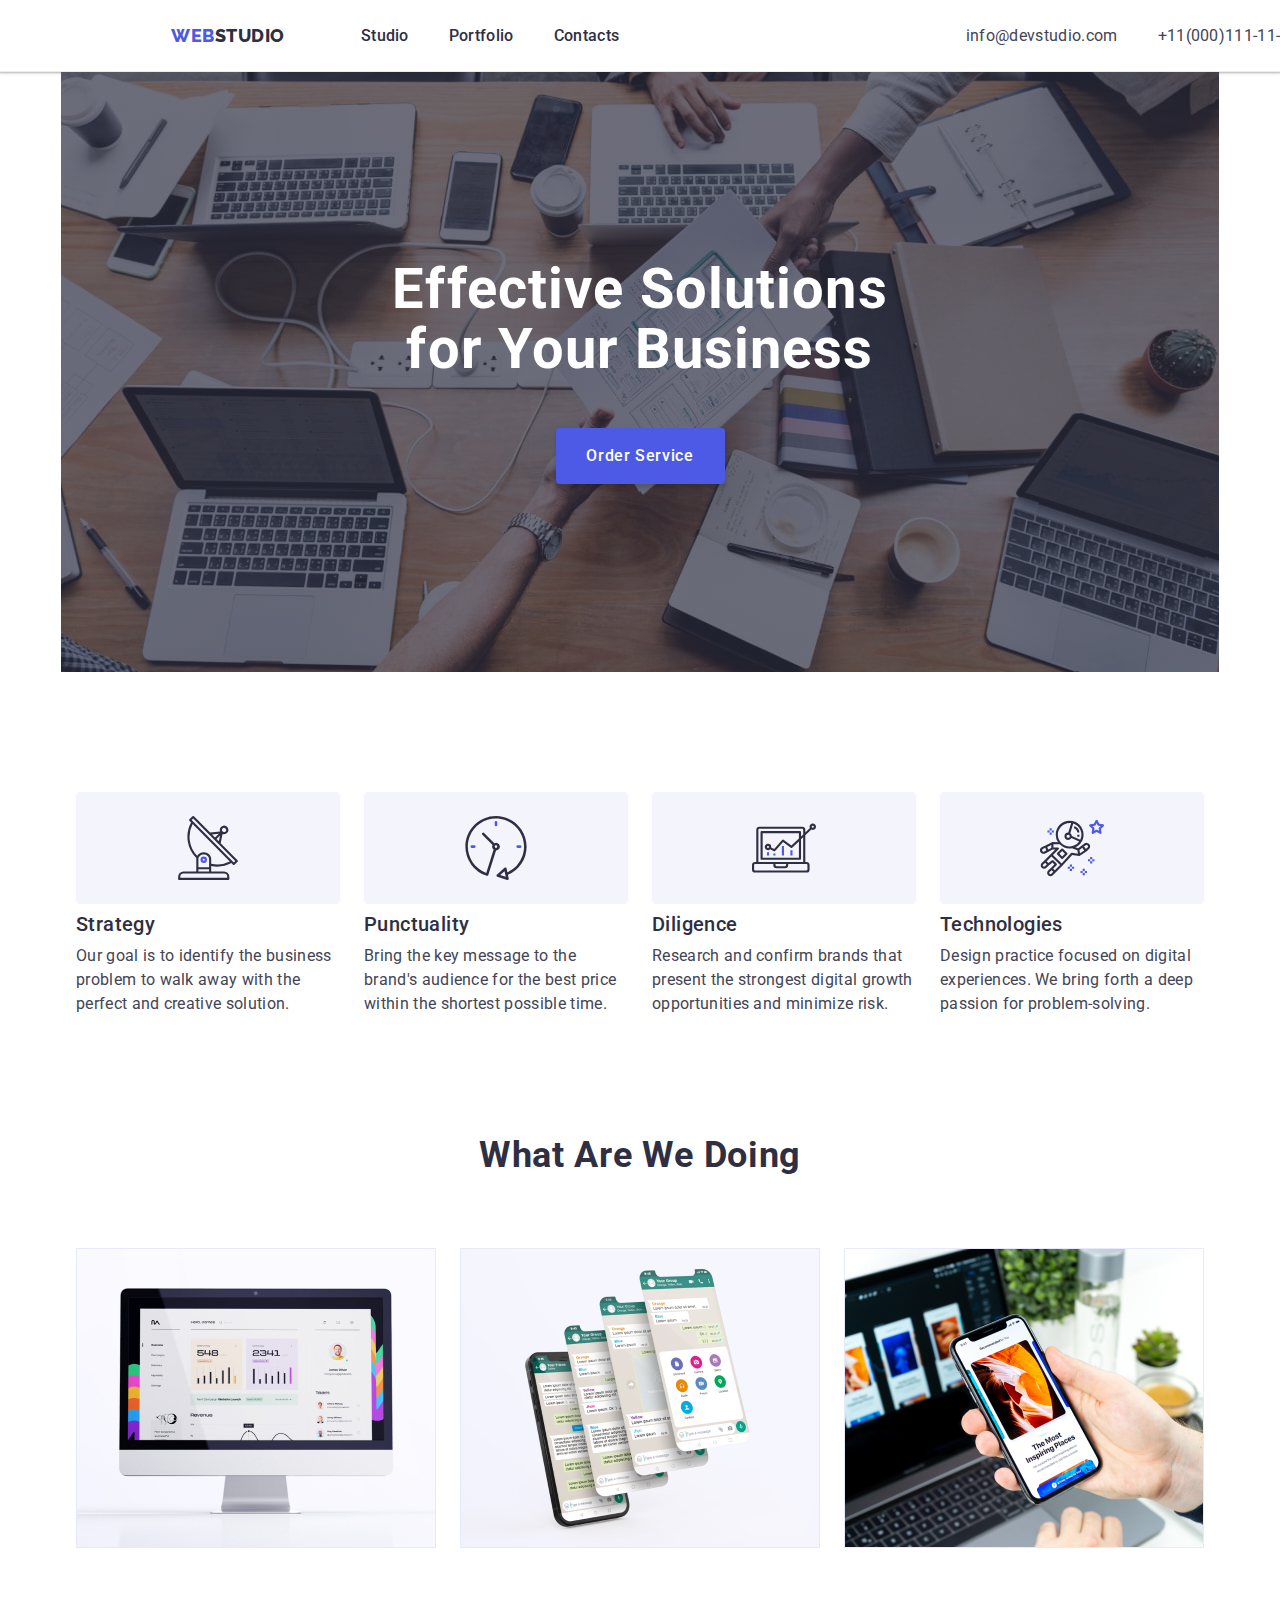
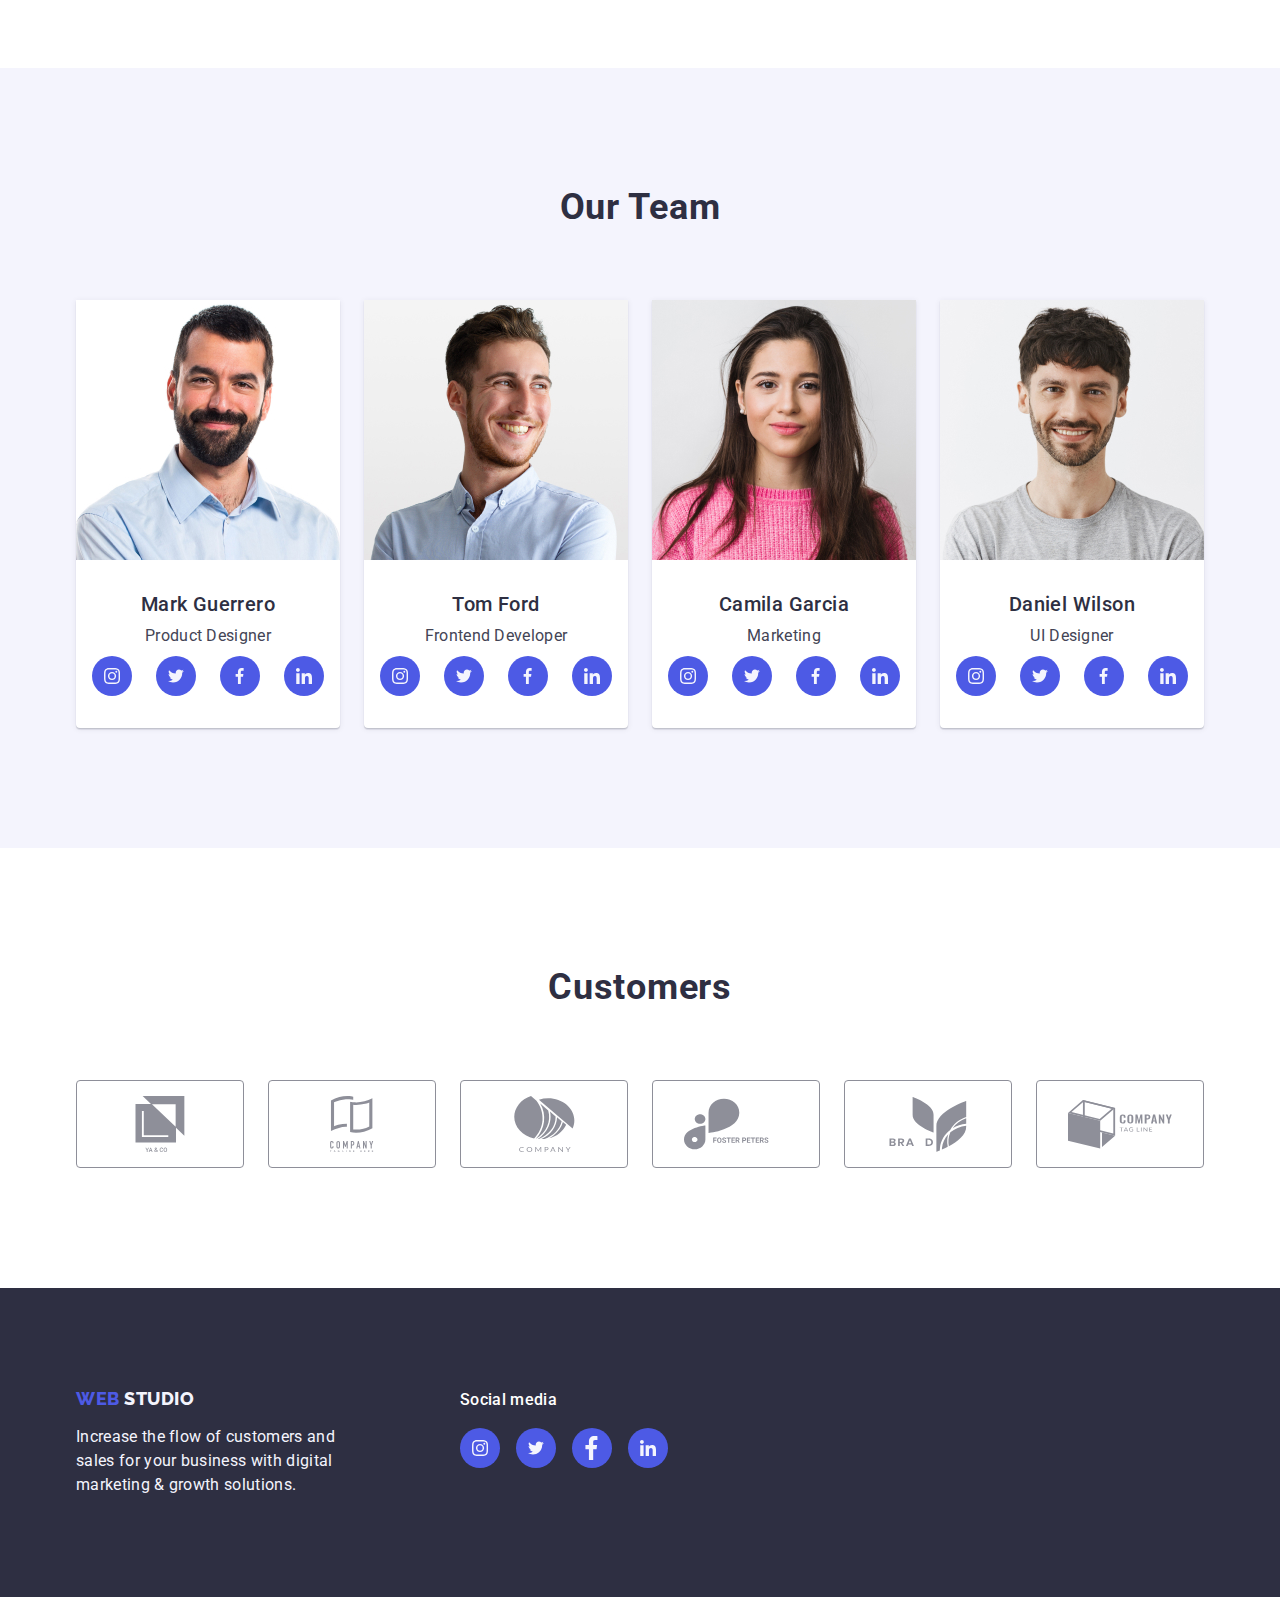
<file: index.html>
<!DOCTYPE html>
<html lang="en">

<head>
    <meta charset="UTF-8">
    <meta http-equiv="X-UA-Compatible" content="IE=edge">
    <meta name="viewport" content="width=device-width, initial-scale=1.0">
    <title>webstudio</title>
    <link rel="stylesheet"
        href="https://cdnjs.cloudflare.com/ajax/libs/modern-normalize/1.0.0/modern-normalize.min.css"><!-- Нормолайз -->
    <link rel="stylesheet" href="./css/styles.css">
    <link rel="preconnect" href="https://fonts.googleapis.com">
    <link rel="preconnect" href="https://fonts.gstatic.com" crossorigin>
    <link href="https://fonts.googleapis.com/css2?family=Raleway:wght@800&display=swap" rel="stylesheet">
    <link rel="preconnect" href="https://fonts.googleapis.com">
    <link rel="preconnect" href="https://fonts.gstatic.com" crossorigin>
    <link
        href="https://fonts.googleapis.com/css2?family=Raleway:wght@800&family=Roboto:wght@400;500;700;900&display=swap"
        rel="stylesheet">
</head>

<body>
    <div class="container-basic">
        <header class="header">
            <div class="container container-header"> <!-- container-header -->
                <nav class="nav-header">
                    <a class="logo link" href="./index.html">Web<span class="logo-dark">Studio</span></a>
                    <ul class="list meny-list">
                        <li class="meny-item"><a class="meny-link link" href="./index.html">Studio</a></li>
                        <li class="meny-item"><a class="meny-link link" href="./portfolio.html">Portfolio</a></li>
                        <li class="meny-item"><a class="meny-link link" href="">Contacts</a></li>
                    </ul>
                </nav>
                <address class="address">
                    <ul class="list address-list">
                        <li class="address-item ">
                            <a class="address-link link" href="mailto:info@devstudio.com">info@devstudio.com
                            </a>
                        </li>
                        <li class="address-item"><a class="address-link link" href="tel:+110001111111">+11(000)111-11-11
                            </a>
                        </li>
                    </ul>
                </address>
            </div> <!-- ///container-header -->
        </header>

        <main>
            <section class="hero container">
                <div class="container container-hero"> <!-- container-hero  -->
                    <h1 class="hero-title">Effective Solutions for Your Business</h1>
                    <button class="hero-btn" type="button">Order Service</button>
                </div><!--///container-hero -->

            </section>

            <section class="advantages">
                <div class="container container-advantages"> <!-- container-advantages -->
                    <h2 class="hidden-title" hidden>Advantages</h2>
                    <ul class="list advantages-list">
                        <li class="advantages-item">
                            <div class="advantages-item-bg">
                                <svg class="icon-advantages icon-antenna" width="64" height="64">
                                    <use href="./images/icons.svg#icon-antenna"></use>
                                </svg>
                            </div>
                            <h3 class="advantages-title">Strategy</h3>
                            <p class="advantages-descr">Our goal is to identify the business
                                problem to walk away with the perfect and creative solution.</p>
                        </li>
                        <li class="advantages-item ">
                            <div class="advantages-item-bg">
                                <svg class="icon-advantages icon-clock" width="64" height="64">
                                    <use href="./images/icons.svg#icon-clock"></use>
                                </svg>
                            </div>
                            <h3 class="advantages-title">Punctuality</h3>
                            <p class="advantages-descr">Bring the key message to the brand's audience for the best price
                                within
                                the shortest possible
                                time.</p>
                        </li>
                        <li class="advantages-item">
                            <div class="advantages-item-bg">
                                <svg class="icon-advantages icon-diagram" width="64" height="64">
                                    <use href="./images/icons.svg#icon-diagram"></use>
                                </svg>
                            </div>
                            <h3 class="advantages-title">Diligence</h3>
                            <p class="advantages-descr">Research and confirm brands that present the strongest digital
                                growth
                                opportunities and minimize
                                risk.</p>
                        </li>
                        <li class="advantages-item">
                            <div class="advantages-item-bg">
                                <svg class="icon-advantages icon-astronaut" width="64" height="64">
                                    <use href="./images/icons.svg#icon-astronaut"></use>
                                </svg>
                            </div>
                            <h3 class="advantages-title">Technologies</h3>
                            <p class="advantages-descr">Design practice focused on digital experiences. We bring forth a
                                deep
                                passion for
                                problem-solving.</p>
                        </li>
                    </ul>
                </div> <!--/// container-advantages -->
            </section>



            <section class="we-doing">
                <div class="container container-we-doing"> <!-- container-we-doing -->
                    <h2 class="doing-title">What are we doing</h2>
                    <ul class="list doing-list">
                        <li class="doing-item"><img src="./images/computer-pages.jpg" alt="computer-pages" width="360">
                        </li>
                        <li class="doing-item"><img src="./images/phone-pages.jpg" alt="phone-pages" width="360"></li>
                        <li class="doing-item"><img src="./images/applications.jpg" alt="applications" width="360"></li>
                    </ul>
                </div> <!-- ///container-we-doing -->

            </section>
            <section class="our-team">
                <div class="container container-our-team"> <!-- container-our-team -->
                    <h2 class="team-title">Our Team</h2>
                    <ul class="list our-team-list">
                        <li class="our-team-card">
                            <img class="our-team-img" src="./images/photo-mark.jpg" alt="photo-mark" width="264">
                            <div class="our-team-info">
                                <h3 class="team-subtitle">Mark Guerrero</h3>
                                <p class="card-descr">Product Designer</p>
                                <ul class="social-list list">
                                    <li class="social-list-item">
                                        <a href="#" class="social-list-link link">
                                            <svg class="social-list-icon" width="16" height="16">
                                                <use href="./images/icons.svg#icon-instagram"></use>
                                            </svg>
                                        </a>



                                    </li>
                                    <li class="social-list-item" >
                                        <a class="social-list-link link">
                                            <svg class="social-list-icon" width="16" height="16">
                                                <use href="./images/icons.svg#icon-twitter"></use>
                                            </svg>
                                        </a>
                                    </li>
                                    <li class="social-list-item">
                                        <a class="social-list-link link">
                                            <svg class="social-list-icon" width="16" height="16">
                                                <use href="./images/icons.svg#icon-facebook"></use>
                                            </svg>
                                        </a>
                                    </li>
                                    <li class="social-list-item">
                                        <a href="#" class="social-list-link link">
                                            <svg class="social-list-icon" width="16" height="16">
                                                <use href="./images/icons.svg#icon-linkedin"></use>
                                            </svg>
                                        </a>
                                    </li>
                                </ul>
                            </div>
                        </li>
                        <li class="our-team-card">
                            <img class="our-team-img" src="./images/photo-tom.jpg" alt="photo-tom" width="264">
                            <div class="our-team-info">
                                <h3 class="team-subtitle">Tom Ford</h3>
                                <p class="card-descr">Frontend Developer</p>

                                <ul class="social-list list">
                                    <li class="social-list-item">
                                        <a href="#" class="social-list-link link">
                                            <svg class="social-list-icon" width="16" height="16">
                                                <use href="./images/icons.svg#icon-instagram"></use>
                                            </svg>
                                        </a>



                                    </li>
                                    <li class="social-list-item">
                                        <a class="social-list-link link">
                                            <svg class="social-list-icon" width="16" height="16">
                                                <use href="./images/icons.svg#icon-twitter"></use>
                                            </svg>
                                        </a>
                                    </li>
                                    <li class="social-list-item">
                                        <a class="social-list-link">
                                            <svg class="social-list-icon" width="16" height="16">
                                                <use href="./images/icons.svg#icon-facebook"></use>
                                            </svg>
                                        </a>
                                    </li>
                                    <li class="social-list-item">
                                        <a href="#" class="social-list-link link">
                                            <svg class="social-list-icon" width="16" height="16">
                                                <use href="./images/icons.svg#icon-linkedin"></use>
                                            </svg>
                                        </a>
                                    </li>
                                </ul>


                            </div>

                        </li>
                        <li class="our-team-card">
                            <img class="our-team-img" src="./images/photo-camila.jpg" alt="photo-camila" width="264">
                            <div class="our-team-info">
                                <h3 class="team-subtitle">Camila Garcia</h3>
                                <p class="card-descr">Marketing</p>

                                <ul class="social-list list">
                                    <li class="social-list-item">
                                        <a href="#" class="social-list-link link">
                                            <svg class="social-list-icon" width="16" height="16">
                                                <use href="./images/icons.svg#icon-instagram"></use>
                                            </svg>
                                        </a>



                                    </li>
                                    <li class="social-list-item">
                                        <a class="social-list-link link">
                                            <svg class="social-list-icon" width="16" height="16">
                                                <use href="./images/icons.svg#icon-twitter"></use>
                                            </svg>
                                        </a>
                                    </li>
                                    <li class="social-list-item">
                                        <a class="social-list-link link">
                                            <svg class="social-list-icon" width="16" height="16">
                                                <use href="./images/icons.svg#icon-facebook"></use>
                                            </svg>
                                        </a>
                                    </li>
                                    <li class="social-list-item">
                                        <a href="#" class="social-list-link link">
                                            <svg class="social-list-icon" width="16" height="16">
                                                <use href="./images/icons.svg#icon-linkedin"></use>
                                            </svg>
                                        </a>
                                    </li>
                                </ul>

                            </div>
                        </li>
                        <li class="our-team-card">
                            <img class="our-team-img" src="./images/photo-daniel.jpg" alt="photo-daniel" width="264">
                            <div class="our-team-info">
                                <h3 class="team-subtitle">Daniel Wilson</h3>
                                <p class="card-descr">UI Designer</p>

                                <ul class="social-list list">
                                    <li class="social-list-item">
                                        <a href="#" class="social-list-link link">
                                            <svg class="social-list-icon" width="16" height="16">
                                                <use href="./images/icons.svg#icon-instagram"></use>
                                            </svg>
                                        </a>



                                    </li>
                                    <li class="social-list-item">
                                        <a class="social-list-link link">
                                            <svg class="social-list-icon" width="16" height="16">
                                                <use href="./images/icons.svg#icon-twitter"></use>
                                            </svg>
                                        </a>
                                    </li>
                                    <li class="social-list-item">
                                        <a class="social-list-link link">
                                            <svg class="social-list-icon" width="16" height="16">
                                                <use href="./images/icons.svg#icon-facebook"></use>
                                            </svg>
                                        </a>
                                    </li>
                                    <li class="social-list-item">
                                        <a href="#" class="social-list-link link">
                                            <svg class="social-list-icon" width="16" height="16">
                                                <use href="./images/icons.svg#icon-linkedin"></use>
                                            </svg>
                                        </a>
                                    </li>
                                </ul>

                            </div>
                        </li>
                    </ul>

                </div> <!-- ///container-our-team -->

            </section>
            <section class="customers container">
                <div class="container">
                    <h2 class="customers-title">Customers</h2>
                    <ul class="customers-list list">
                        <li class="customers-list-item">
                            <a href="#" class="customers-list-link">
                                <svg class="customers-icons" height="56" width="104">
                                    <use href="./images/icons.svg#icon-group"></use>
                                </svg>
                            </a>
                        </li>
                        <li class="customers-list-item">
                            <a href="#" class="customers-list-link">
                                <svg class="customers-icons" height="56" width="104">
                                    <use href="./images/icons.svg#icon-group-1"></use>
                                </svg>
                            </a>
                        </li>
                        <li class="customers-list-item">
                            <a href="#" class="customers-list-link">
                                <svg class="customers-icons" height="56" width="104">
                                    <use href="./images/icons.svg#icon-group-2"></use>
                                </svg>
                            </a>
                        </li>
                        <li class="customers-list-item">
                            <a href="#" class="customers-list-link">
                                <svg class="customers-icons" height="56" width="104">
                                    <use href="./images/icons.svg#icon-group-3"></use>
                                </svg>
                            </a>
                        </li>
                        <li class="customers-list-item">
                            <a href="#" class="customers-list-link">
                                <svg class="customers-icons" height="56" width="104">
                                    <use href="./images/icons.svg#icon-group-4"></use>
                                </svg>
                            </a>
                        </li>
                        <li class="customers-list-item">
                            <a href="#" class="customers-list-link">
                                <svg class="customers-icons" height="56" width="104">
                                    <use href="./images/icons.svg#icon-group-5"></use>
                                </svg>
                            </a>
                        </li>
                    </ul>
                </div>
            </section>
        </main>
        <footer class="footer link">
            <div class="container footer-content">
                <div class="call-to-action ">
                    <a class="logo logo-footer link" href="./index.html">Web <span class="logo-light"> Studio</span></a>
                    <p class="footer-text">Increase the flow of customers and sales for your business with digital
                        marketing
                        & growth solutions.</p>
                </div>
                <div class="social-media">
                    <p class="social-media-text">Social media</p>

                    <ul class="social-list list social-list-footer">
                        <li class="social-list-item social-list-item-footer">
                            <a href="#" class="social-list-link link footer-social-list-link">
                                <svg class="social-list-icon" width="24" height="24">
                                    <use href="./images/icons.svg#icon-instagram"></use>
                                </svg>
                            </a>
                        </li>
                        <li class="social-list-item social-list-item-footer">
                            <a class="social-list-link link footer-social-list-link">
                                <svg class="social-list-icon" width="24" height="24">
                                    <use href="./images/icons.svg#icon-twitter"></use>
                                </svg>
                            </a>
                        </li>
                        <li class="social-list-item social-list-item-footer">
                            <a class="social-list-link link footer-social-list-link">
                                <svg class="social-list-icon" width="24" height="24">
                                    <use href="./images/icons.svg#icon-facebook"></use>
                                </svg>
                            </a>
                        </li>
                        <li class="social-list-item social-list-item-footer">
                            <a href="#" class="social-list-link link footer-social-list-link">
                                <svg class="social-list-icon" width="24" height="24">
                                    <use href="./images/icons.svg#icon-linkedin"></use>
                                </svg>
                            </a>
                        </li>
                    </ul>


                </div>
            </div>

        </footer>
    </div>
</body>

</html>
</file>
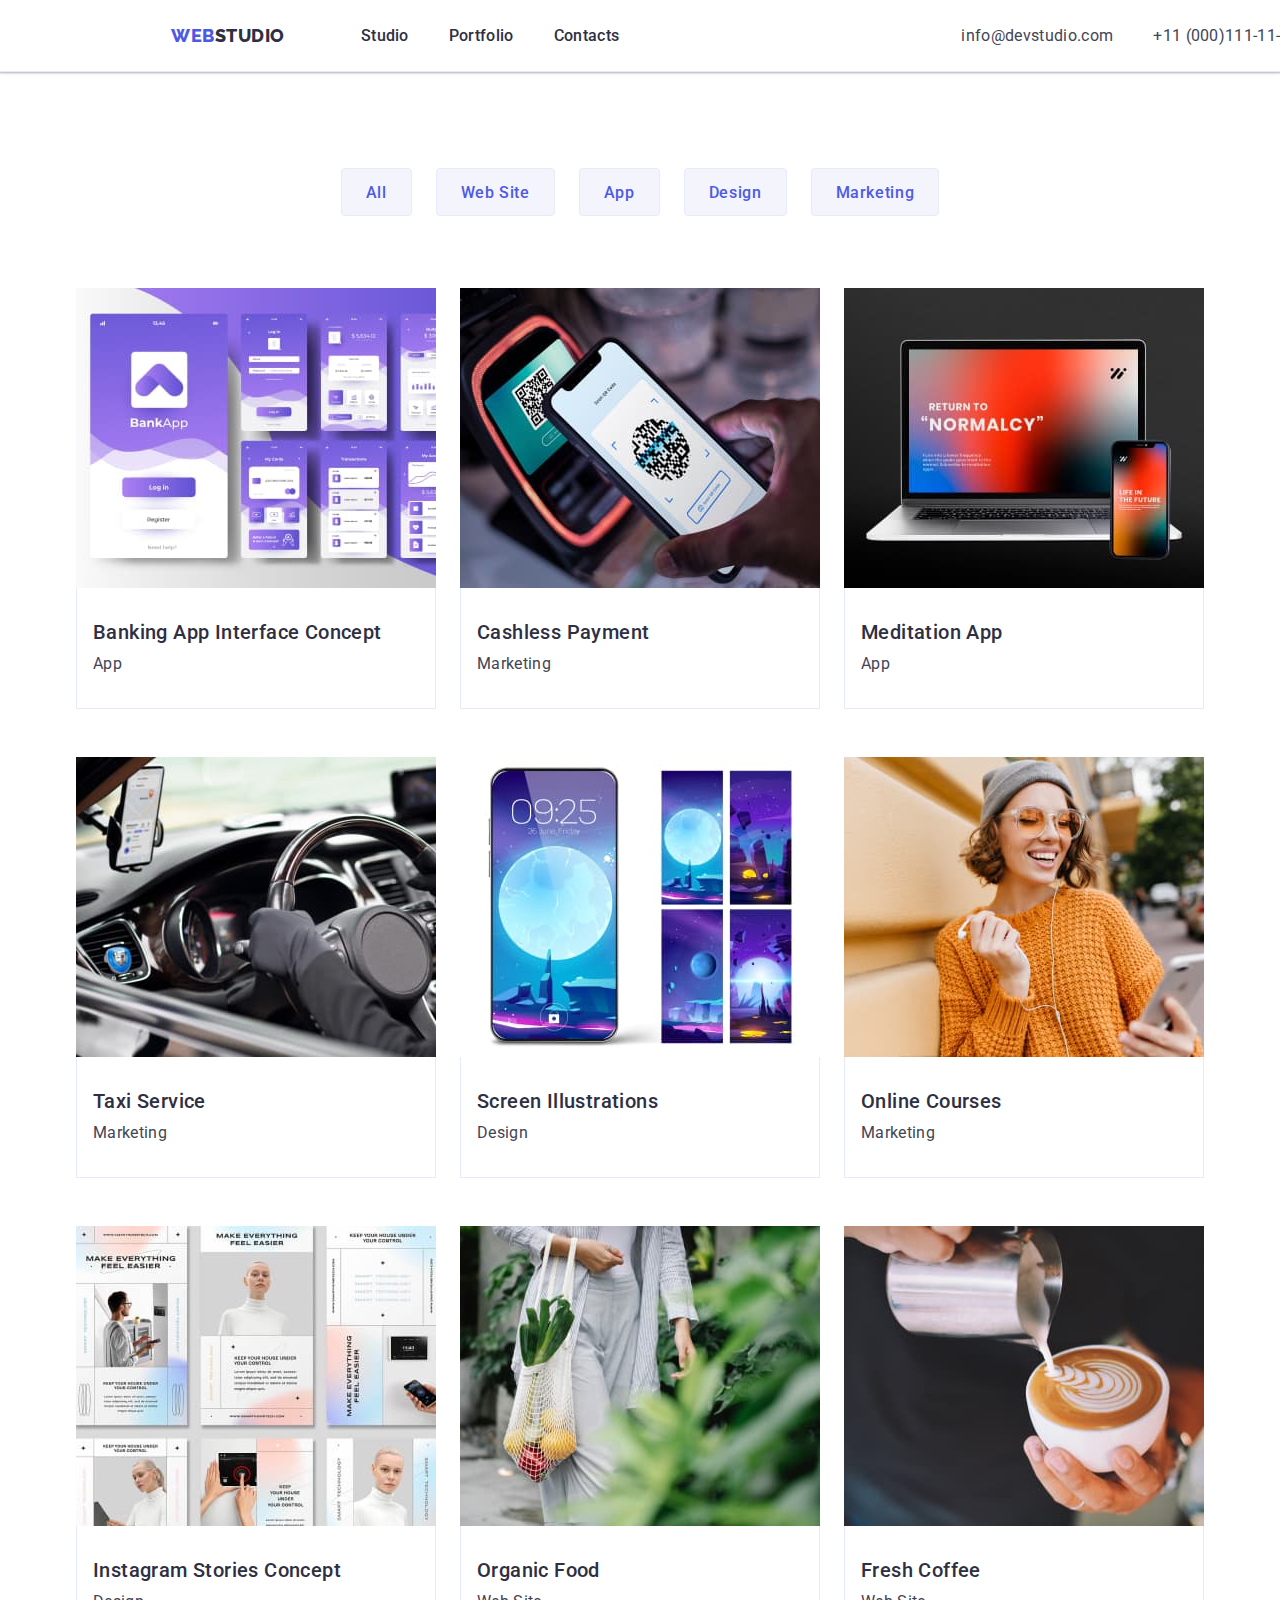
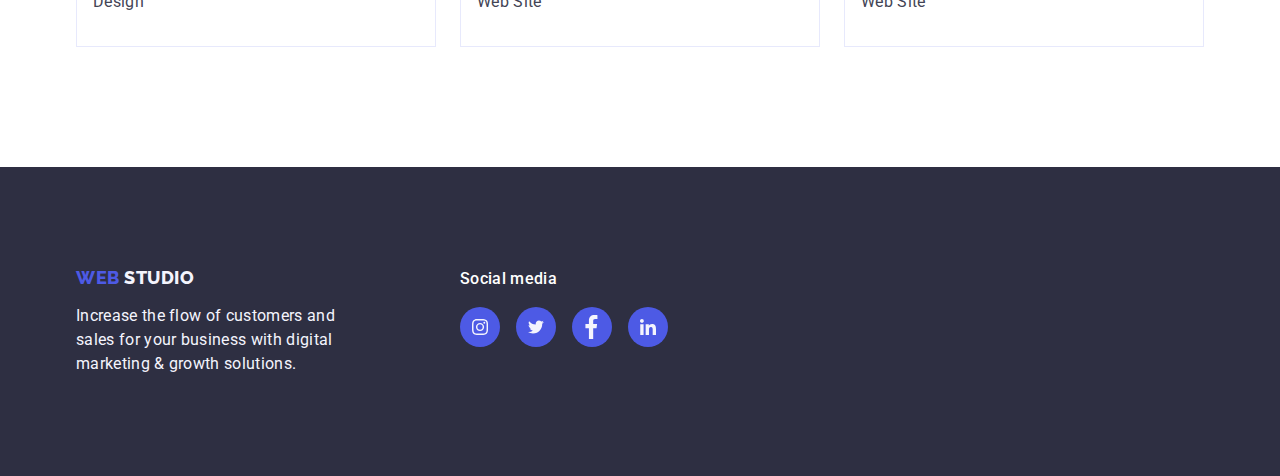
<file: portfolio.html>
<!DOCTYPE html>
<html lang="en">

<head>
    <meta charset="UTF-8">
    <meta http-equiv="X-UA-Compatible" content="IE=edge">
    <meta name="viewport" content="width=device-width, initial-scale=1.0">
    <title>Portfolio</title>
    <!--     <link rel="stylesheet" href="https://cdnjs.cloudflare.com/ajax/libs/modern-normalize/1.0.0/modern-normalize.min.css"> -->
    <link href="https://cdn.jsdelivr.net/npm/modern-normalize@1.1.0/modern-normalize.min.css" rel="stylesheet"> <!-- Нормолайз -->
    <link rel="stylesheet" href="./css/styles.css">
    <link rel="preconnect" href="https://fonts.googleapis.com">
    <link rel="preconnect" href="https://fonts.gstatic.com" crossorigin>
    <link href="https://fonts.googleapis.com/css2?family=Raleway:wght@800&display=swap" rel="stylesheet">
    <link rel="preconnect" href="https://fonts.googleapis.com">
    <link rel="preconnect" href="https://fonts.gstatic.com" crossorigin>
    <link
        href="https://fonts.googleapis.com/css2?family=Raleway:wght@800&family=Roboto:wght@400;500;700;900&display=swap"
        rel="stylesheet">
</head>

<body>
    <!-- <div class="container-basic">  container-basic --> 
        <header class="header">
            <div class="container container-header"> <!-- container-header -->
                <nav class="nav-header">
                    <a class="logo link" href="./index.html">Web<span class="logo-dark">Studio</span></a>
                    <ul class="list meny-list">
                        <li class="meny-item"><a class="meny-link link" href="./index.html">Studio</a></li>
                        <li class="meny-item"><a class="meny-link link" href="./portfolio.html">Portfolio</a></li>
                        <li class="meny-item"><a class="meny-link link" href="">Contacts</a></li>
                    </ul>
                </nav>
                <address class="address">
                    <ul class="list address-list">
                        <li class="address-item "><a class="address-link link"
                                href="mailto:info@devstudio.com">info@devstudio.com
                            </a> </li>
                        <li class="address-item"><a class="address-link link" href="tel:+110001111111">+11
                                (000)111-11-11
                            </a>
                        </li>
                    </ul>
                </address>
                </div> <!-- ///container-header -->
        </header>



        <main>
            <section class="portfolio">
                <div class="container container-portfolio"> <!-- container portfolio -->
                    <h1 class="hidden-title" hidden>Portfolio</h1>
                    <ul class="btn-portfolio-list list">
                        <li class="btn-portfolio-item"><button class="btn-portfolio" type="button">All</button></li>
                        <li class="btn-portfolio-item"><button class="btn-portfolio" type="button">Web Site</button>
                        </li>
                        <li class="btn-portfolio-item"><button class="btn-portfolio" type="button">App</button></li>
                        <li class="btn-portfolio-item"><button class="btn-portfolio" type="button">Design</button></li>
                        <li class="btn-portfolio-item"><button class="btn-portfolio" type="button">Marketing</button>
                        </li>
                    </ul>
                    <ul class="portfolio-card-list list">
                        <li class="portfolio-card-item link">
                            <a class="portfolio-card-link link" href="#">
                                <img src="./images/banking-app.jpg" alt="banking app" width="360">
                                <div class="portfolio-card-item-conteiner">
                                    <h2 class="portfolio-title">Banking App Interface Concept</h2>
                                    <p class="portfolio-subtitle">App</p>
                                </div>
                                
                            </a>
                        </li>
                        <li class="portfolio-card-item link">
                            <a class="portfolio-card-link link" href="#">
                                <img src="./images/img-portfolio/cashless-payment.jpg" alt="cashless payment"
                                    width="360">
                                    <div class="portfolio-card-item-conteiner"> 
                                        <h2 class="portfolio-title">Cashless Payment</h2>
                                        <p class="portfolio-subtitle">Marketing</p>
                                    </div>
                            </a>

                        </li>
                        <li class="portfolio-card-item link">
                            <a class="portfolio-card-link link" href="#">
                                <img src="./images/img-portfolio/meditation-app.jpg" alt="meditation app" width="360">
                                <div class="portfolio-card-item-conteiner">
                                    <h2 class="portfolio-title">Meditation App</h2>
                                    <p class="portfolio-subtitle">App</p>
                                </div>
                            </a>

                        </li>
                        <li class="portfolio-card-item link">
                            <a class="portfolio-card-link link" href="#">
                                <img src="./images/img-portfolio/taxi-service.jpg" alt="taxi service" width="360">
                                <div class="portfolio-card-item-conteiner">
                                    <h2 class="portfolio-title">Taxi Service</h2>
                                    <p class="portfolio-subtitle">Marketing</p>
                                </div>
                            </a>

                        </li>
                        <li class="portfolio-card-item link">
                            <a class="portfolio-card-link link" href="#">
                                <img src="./images/img-portfolio/screen-illustrations.jpg" alt="screen illustrations"
                                    width="360">
                                    <div class="portfolio-card-item-conteiner">
                                        <h2 class="portfolio-title">Screen Illustrations</h2>
                                        <p class="portfolio-subtitle">Design</p>
                                    </div>
                                    
                            </a>

                        </li>
                        <li class="portfolio-card-item link">
                            <a class="portfolio-card-link link" href="#">
                                <img src="./images/img-portfolio/online-courses.jpg" alt="online courses" width="360">
                                <div class="portfolio-card-item-conteiner">
                                    <h2 class="portfolio-title">Online Courses</h2>
                                    <p class="portfolio-subtitle">Marketing</p>
                                </div>
                            </a>

                        </li>
                        <li class="portfolio-card-item link">
                            <a class="portfolio-card-link link" href="#">
                                <img src="./images/img-portfolio/instagram-stories.jpg" alt="instagram stories"
                                    width="360">
                                    <div class="portfolio-card-item-conteiner">
                                        <h2 class="portfolio-title">Instagram Stories Concept</h2>
                                        <p class="portfolio-subtitle">Design</p>
                                    </div>
                                    
                            </a>

                        </li>
                        <li class="portfolio-card-item link">
                            <a class="portfolio-card-link link" href="#">
                                <img src="./images/img-portfolio/organic-food.jpg" alt="organic food" width="360">
                                <div class="portfolio-card-item-conteiner">
                                    <h2 class="portfolio-title">Organic Food</h2>
                                    <p class="portfolio-subtitle">Web Site</p>
                                </div>
                            </a>

                        </li>
                        <li class="portfolio-card-item link">
                            <a class="portfolio-card-link link" href="#">
                                <img src="./images/img-portfolio/fresh-coffee.jpg" alt="fresh coffee" width="360">
                                <div class="portfolio-card-item-conteiner">
                                    <h2 class="portfolio-title">Fresh Coffee</h2>
                                    <p class="portfolio-subtitle">Web Site</p>
                                </div>
                                
                            </a>

                        </li>
                    </ul>
                </div>

            </section>

        </main>
        <footer class="footer link">
            <div class="container footer-content">
                <div class="call-to-action ">
                    <a class="logo logo-footer link" href="./index.html">Web <span class="logo-light"> Studio</span></a>
                    <p class="footer-text">Increase the flow of customers and sales for your business with digital
                        marketing
                        & growth solutions.</p>
                </div>
                <div class="social-media">
                    <p class="social-media-text">Social media</p>
                    
                    <ul class="social-list list social-list-footer">
                        <li class="social-list-item social-list-item-footer">
                            <a href="#" class="social-list-link link footer-social-list-link">
                                <svg class="social-list-icon" width="24" height="24">
                                    <use href="./images/icons.svg#icon-instagram"></use>
                                </svg>
                            </a>
                        </li>
                        <li class="social-list-item social-list-item-footer">
                            <a class="social-list-link link footer-social-list-link">
                                <svg class="social-list-icon" width="24" height="24">
                                    <use href="./images/icons.svg#icon-twitter"></use>
                                </svg>
                            </a>
                        </li>
                        <li class="social-list-item social-list-item-footer">
                            <a class="social-list-link link footer-social-list-link">
                                <svg class="social-list-icon" width="24" height="24">
                                    <use href="./images/icons.svg#icon-facebook"></use>
                                </svg>
                            </a>
                        </li>
                        <li class="social-list-item social-list-item-footer">
                            <a href="#" class="social-list-link link footer-social-list-link">
                                <svg class="social-list-icon" width="24" height="24">
                                    <use href="./images/icons.svg#icon-linkedin"></use>
                                </svg>
                            </a>
                        </li>
                    </ul>


                </div>
            </div>

        </footer>

<!--     </div>  ///container-basic --> 


</body>

</html>
</file>
<file: css/styles.css>
/* Стандартна блокова модель в сучасних проектах - це border-box. 
Для того щоб не ставити властивість box-sizing кожному елементу окремо, на самому початку файлу стилів використовується наступний CSS-код. */
* {
  box-sizing: border-box;
}
body {
  font-family: Roboto, sans-serif;
  color: #434455;
  background-color: #ffffff;
}
:root {
  --accept-color: #434455;
}
img {
  display: block;
}
h1,
h2,
h3,
h4,
p {
  margin: 0;
}

.container {
  margin: 0 auto;
  padding-left: 15px;
  padding-right: 15px;
  width: 1158px;
  margin: 0 auto;
}
.container-header {
  display: flex;
}
.container-header .container-header p {
  font-family: "Roboto";
  font-style: normal;
  font-weight: 400;
  font-size: 16px;
  line-height: 24px;
  color: var(--accept-color);
}

.header {
  box-shadow: 0px 2px 1px rgba(46, 47, 66, 0.08),
    0px 1px 1px rgba(46, 47, 66, 0.16), 0px 1px 6px rgba(46, 47, 66, 0.08);
  border-bottom: 1px solid #e7e9fc;
  height: 72px;
  /* background-color: coral; */
  padding: 24px 156px 24px 156px;
}
.nav-header {
  display: flex; /* для розміщення навігації та контактів в одну лінію */
  align-items: center;
}
.logo {
  margin-right: 76px;
  text-decoration: none;
  font-family: "Raleway", sans-serif;
  font-style: normal;
  font-weight: 800;
  font-size: 18px;
  line-height: 1.17; /* для визначення простору між рядками */
  letter-spacing: 0.03em; /* для визначення відступів між літерами */
  text-transform: uppercase;
  color: #4d5ae5;
}
.link {
  text-decoration: none;
}

.logo-dark {
  color: #2e2f42;
}
.logo-light {
  color: #f4f4fd;
}
.list {
  list-style: none;
  margin: 0;
}
.meny-list {
  gap: 40px; /* для визначення відступів між пунктами меню */
  display: flex;
  justify-content: flex-start;
  /*   padding-right: 332px; */
  padding-left: 0;
}
.meny-link {
  padding: 24px 0;
  font-family: "Roboto";
  font-style: normal; /* для прибирання курсиву */
  font-weight: 500;
  font-size: 16px;
  line-height: 24px;
  /* letter-spacing: 0.02em; */
  color: #2e2f42;
  line-height: 1.5; /* для визначення простору між рядками */
  letter-spacing: 0.02em; /* визначення відступів між літерами */
}

.meny-link:hover,
.meny-link:focus {
  color: #404bbf;
}
.address-item link:hover,
.address-item link:focus {
  color: #404bbf;
}
.address {
  margin-left: auto;
  font-style: normal;
}
.address-list {
  display: flex;
  gap: 40px; /*  для визначення відступів між пунктами контактів */
  padding-left: 0;
}
.content-address {
  list-style: none;
}
.address-link {
  font-family: "Roboto";
  font-style: normal;
  font-weight: 400;
  font-size: 16px;
  line-height: 24px;
  letter-spacing: 0.02em; /* визначення відступів між літерами */
  color: #434455;
  margin: 0;
  padding: 0;
}

.address-link:hover,
.address-link:focus {
  color: #404bbf;
}
.hero {
  padding: 188px 0;
  background-color: #2e2f42;
  background-image: linear-gradient(
      rgba(46, 47, 66, 0.7),
      rgba(46, 47, 66, 0.7)
    ),
    url(../images/bg-people-office.jpg);

  /*   background-image: linear-gradient(
      to right,
      rgba(46, 47, 66, 0.7),
      rgba(46, 47, 66, 0.7)
    ),
    url(../images/bg-people-office.jpg); */
  /*   Щоб було накладення темного градієнту, його потрібно вказати перед картинкою */
  background-repeat: no-repeat;
  background-position: center;
  background-size: cover;
  height: 600px;
  max-width: 1440px;
  display: flex;
}

.hero-title {
  margin: 0 auto;
  font-family: "Roboto";
  font-style: normal;
  font-weight: 700;
  font-size: 56px;
  line-height: 60px;
  text-align: center;
  line-height: 1.07;
  letter-spacing: 0.02em;
  color: #ffffff;
  max-width: 496px;
  margin-bottom: 48px;
}
.hero-btn {
  border: none;
  display: block;
  min-width: 169px;
  margin: 0 auto;
  width: 169px;
  height: 56px;
  /*   left: 636px;
  top: 428px; */
  background: #4d5ae5;
  box-shadow: 0px 4px 4px rgba(0, 0, 0, 0.15);
  border-radius: 4px;
  cursor: pointer; /* для визначення стилю курсору */

  font-family: "Roboto", sans-serif;
  font-style: normal;
  font-weight: 500;
  font-size: 16px;
  line-height: 24px;
  color: #ffffff;
  align-items: center;
  letter-spacing: 0.04em;
}
.hero-btn:hover,
.hero-btn:focus {
  background-color: #404bbf;
}
.advantages {
  padding: 120px 0;
  /* background-color: gold; */
}

.advantages-list {
  display: flex;
  gap: 24px;
  padding: 0;
}

.advantages-item-bg {
  display: block; /* Без цього не буде працювати ширина і висота  */
  height: 112px; /* Щоб він був розтягнутий на 100% ширини батьківського, прибрати фіксовану ширину. Завдяки display: block, він займе всю ширину.  */
  background-color: #f4f4fd;
  padding: 24px 0 24px 0;
  margin-bottom: 8px;
  display: flex; /* Вирівнювання icon-advantages завдяки flex-box  */
  align-items: center;
  justify-content: center;
  border-radius: 4px;
}

.advantages-item {
  width: calc((100% - 72px) / 4);
  /* width: calc((100% - 72px) / 4); */

  /* width: calc((100% - 3 * 24px) / 4); */

  /* За макетом у нас є 4 пункти списку, між якими 3 проміжки по 27рх
  Зі 100% екрану віднімаємо 3 проміжки між пунктами по 24рх, і цей результат ділимо на кількість пунктів списку 4 */
  /*   width: calc((100% - 72px) / 4);
  для визначення ширини пункту списку (від загальної ширини екрану віднімаємо суму відступів між пунктами і ділимо це на кількість пунктів списку) 
  (можна також використовувати width calc((100% - 3 * 24px) / 4)
   або flex-basis: calc((100% - 3 * 24px) / 4) або flex-basis: calc((100% - 72px) / 4)) */
}
.advantages-title {
  margin-bottom: 8px;
  font-family: "Roboto";
  font-style: normal;
  font-weight: 500;
  font-size: 20px;
  line-height: 24px;
  color: #2e2f42;
  letter-spacing: 0.02em;
}

.advantages-descr {
  font-family: "Roboto";
  font-style: normal;
  font-weight: 400;
  font-size: 16px;
  line-height: 24px;
  letter-spacing: 0.02em;
}

.we-doing {
  /*  background-color: goldenrod; */
  /*  display: flex; */
  padding-bottom: 120px;
}
.doing-title {
  margin-bottom: 72px;
  /*  padding-bottom: 72px; */
  font-family: "Roboto";
  font-style: normal;
  font-weight: 700;
  font-size: 36px;
  line-height: 40px;
  color: #2e2f42;
  text-align: center;
  letter-spacing: 0.02em;
  line-height: 1.11;
  text-transform: capitalize;
}
.doing-list {
  display: flex;
  gap: 24px;
  padding: 0;
}
.doing-item {
  width: calc((100% - 2 * 24px) / 3);
}

.team-title {
  font-family: "Roboto";
  font-style: normal;
  font-weight: 700;
  font-size: 36px;
  line-height: 40px;
  color: #2e2f42;
  text-align: center;
  text-transform: capitalize; /* для визначення стилю написання тексту */
  letter-spacing: 0.02em;
  line-height: 1.11;
}
.footer-text {
  color: #f4f4fd;
}

.team-subtitle {
  font-family: "Roboto";
  font-style: normal;
  font-weight: 500;
  font-size: 20px;
  line-height: 24px;
  letter-spacing: 0.02em;
  color: #2e2f42;
}

.our-team {
  padding: 120px 0;
  background-color: #f4f4fd;
  /* background-color: darkgoldenrod; */
}
.team-title {
  margin-bottom: 72px;
}
.our-team-list {
  gap: 24px;
  padding: 0;
  display: flex;
  align-items: center;
  justify-content: center;
}
.our-team-card {
  box-shadow: 0px 1px 6px rgba(46, 47, 66, 0.08),
    0px 1px 1px rgba(46, 47, 66, 0.16), 0px 2px 1px rgba(46, 47, 66, 0.08);
  border-radius: 0px 0px 4px 4px;
  width: calc((100% - 3 * 24px) / 4);
  background-color: #ffffff;
  /*   width: 264px;
  height: 380px;  якщо вказати висоту, то не буде працювати    width: calc((100% - 3 * 24px) / 4); */
  border-radius: 0px 0px 4px 4px; /* для визначення заокруглень внизу блока
   (можна використовувати border-top-left-radius: 0px; border-top-right-radius: 0px ; border-top-right-radius: 4px; border-bottom-left-radius:4px;) */
}
/* .our-team-img{
  padding-bottom: 32px;
} */

.our-team-info {
  padding-top: 32px;
  padding-bottom: 32px;
  text-align: center;
  /*  padding: 32px 16px; */ /*  для визначення відступів від краю контейнера
   (можна використовувати аналог padding: 32px 16px 32px або padding-top: 32px; та padding-bottom: 32px; padding-left: 16px; padding-right: 16px) */
}
.team-subtitle {
  text-align: center;
  margin: 0;
  margin-bottom: 8px;
  padding: 0;
}
.card-descr {
  margin: 0;
  font-family: "Roboto";
  font-style: normal;
  font-weight: 400;
  font-size: 16px;
  line-height: 24px;
  text-align: center;
  letter-spacing: 0.02em;
  color: #434455;
}

.social-list {
  gap: 24px;
  display: flex;
  justify-content: center;
  padding: 0 16px;
  margin-top: 8px;
}
.social-list-link {
  display: flex;
  height: 100%;
  width: 100%; /* що встановлює ширину елемента на 100% ширини батьківського контейнера */
  background-color: #4d5ae5;
  border-radius: 50%;
  align-items: center;
  justify-content: center;
}
.social-list-link:hover,
.social-list-link:focus {
  background-color: #404bbf;
}

.social-list-link .social-list-icon {
  margin: 12px;
  fill: #f4f4fd;
}
/* .social-list-item {
  display: block;
  width: 40px;
  height: 40px;
  background-color: #4d5ae5;
  border-radius: 50%;
} */
.customers {
/*   padding-top: 120px;
  padding-bottom: 120px; */
  padding: 120px 0;

}
.customers-title {
  font-style: normal;
  font-weight: 700;
  font-size: 36px;
  line-height: 40px;
  text-align: center;
  letter-spacing: 0.02em;
  text-transform: capitalize;
  color: #2e2f42;
  margin-bottom: 72px;
  line-height: 1.1; /* для визначення простору між рядками */
}

.customers-list {
  padding-left: 0;
  display: flex;
  gap: 24px;
}

.customers-list-item {
  display: block;
  width: 168px;
  height: 88px;
}
.customers-icons {
  display: block;
  margin: 0 auto;
}

.customers-list-link {
  width: 100%; /* що встановлює ширину елемента на 100% ширини батьківського контейнера */
  height: 100%;
  border: 1px solid #8e8f99;
  border-radius: 4px; /*  що встановлює радіуси кутів елемента */
  display: flex;
  align-items: center;
  justify-content: center;
  fill: #8e8f99;
  color: #8e8f99;
}
.customers-list-link:hover,
.customers-list-link:focus {
  border-color: #404bbf;
  color: #404bbf;
  fill: currentColor; /*  для задання значення кольору svg?, що спадає з батьківського елементу (для цього потрібно прибрати властивість fill у спрайті для іконки) */
}

.footer {
  background-color: #2e2f42;
  padding-top: 100px;
  padding-bottom: 100px;
  
}

.footer-content{
  display: flex;
  align-items: baseline;   /* встановлює вирівнювання елементів у поперечному напрямку вздовж головної осі контейнера відносно базової лінії тексту першого рядка кожного елемента */
}
.call-to-action{
  margin-right: 120px;
}
.logo-footer {
  color: #4d5ae5;
  display: inline-block;
  margin-bottom: 16px;
}
.footer-text {
  font-family: "Roboto";
  font-style: normal;
  font-weight: 400;
  font-size: 16px;
  line-height: 24px;
  letter-spacing: 0.02em;
  width: 264px;
}

/* .social-media{
} */
.social-media-text {
  font-family: "Roboto";
  font-style: normal;
  font-weight: 500;
  font-size: 16px;
  line-height: 24px;
  letter-spacing: 0.02em;
  color: #ffffff;
  margin-bottom: 16px;
}
.social-list-footer{
  padding: 0;
  gap: 16px; 
}
.social-list-item-footer{
  width: 40px;
  height: 40px;
}

.footer-social-list-link:hover,
.footer-social-list-link:focus {
  background-color: #31d0aa;
}

.media-list {
  gap: 16px;
}
/* //////////////////////////////////////Portfolio //////////////////////////////////////////*/

.portfolio {
  padding: 96px 0 120px;
}
.portfolio-title {
  font-family: "Roboto";
  font-style: normal;
  font-weight: 500;
  font-size: 20px;
  line-height: 24px;
  color: #2e2f42;
  line-height: 1.2;
  letter-spacing: 0.02em;
}

.btn-portfolio {
  padding: 12px 24px;
  /*   width: 116px; Не потрібно, тому що тут є padding: 12px 24px;  */
  height: 48px;
  background: #f4f4fd;
  border: 1px solid #e7e9fc;
  border-radius: 4px;
  font-family: "Roboto", sans-serif;
  color: #4d5ae5;
  align-items: center;
  text-align: center;
  font-style: normal;
  font-weight: 500;
  font-size: 16px;
  line-height: 24px;
  letter-spacing: 0.04em;
  cursor: pointer;
}
.btn-portfolio:hover,
.btn-portfolio:focus {
  color: #ffffff;
  background-color: #404bbf;
  border: 1px solid transparent; /* для вимкнення кольору при ховері */
  box-shadow:0px 3px 1px rgba(0, 0, 0, 0.1), 0px 2px 1px rgba(0, 0, 0, 0.08), 0px 2px 2px rgba(0, 0, 0, 0.12); /* для визначення тіні для елемента при наведені мишкою */
}

.list {
  list-style: none;
}

.portfolio-subtitle {
  font-family: "Roboto";
  font-style: normal;
  font-weight: 400;
  font-size: 16px;
  line-height: 24px;
  letter-spacing: 0.02em;
  color: #434455;
  line-height: 1.5;
}
.btn-portfolio-list {
  display: flex;
  gap: 24px;
  /*   padding-bottom: 72px;
  margin: 0; */
  margin-bottom: 72px;
  justify-content: center;
  padding: 0;
}
/* .btn-portfolio-item{
  width: calc((100% - 4*24) / 5);

} */
.portfolio-card-list {
  padding: 0;
  display: flex;
  flex-wrap: wrap;
  gap: 24px;
  row-gap: 48px; /* для визначення вертикальних відступів між елементами списку якщо вони переносяться на новий рядок
   (можна використовувати margin-bottom: 48px для тега li у класі, для трьох останіх пунктів списку використовуємо margin-bottom: 0 для обнулення відступів) */
}
.portfolio-card-item {
  width: calc((100% - 48px) / 3);
}
.portfolio-card-link{
  display: block;
}
.portfolio-card-link:hover,
.portfolio-card-link:focus{
  box-shadow: 0px 1px 6px rgba(46, 47, 66, 0.08), 0px 1px 1px rgba(46, 47, 66, 0.16), 0px 2px 1px rgba(46, 47, 66, 0.08);
}

.portfolio-card-item-conteiner {
  padding: 32px 16px;
  border: 1px solid #e7e9fc; /* для визначення стилю обводки по периметру контейнера */
  border-top: none;
}
.portfolio-title {
  margin: 0;
  margin-bottom: 8px; /* для визначення відступу між заголовком та параграфом */
}
</file>
